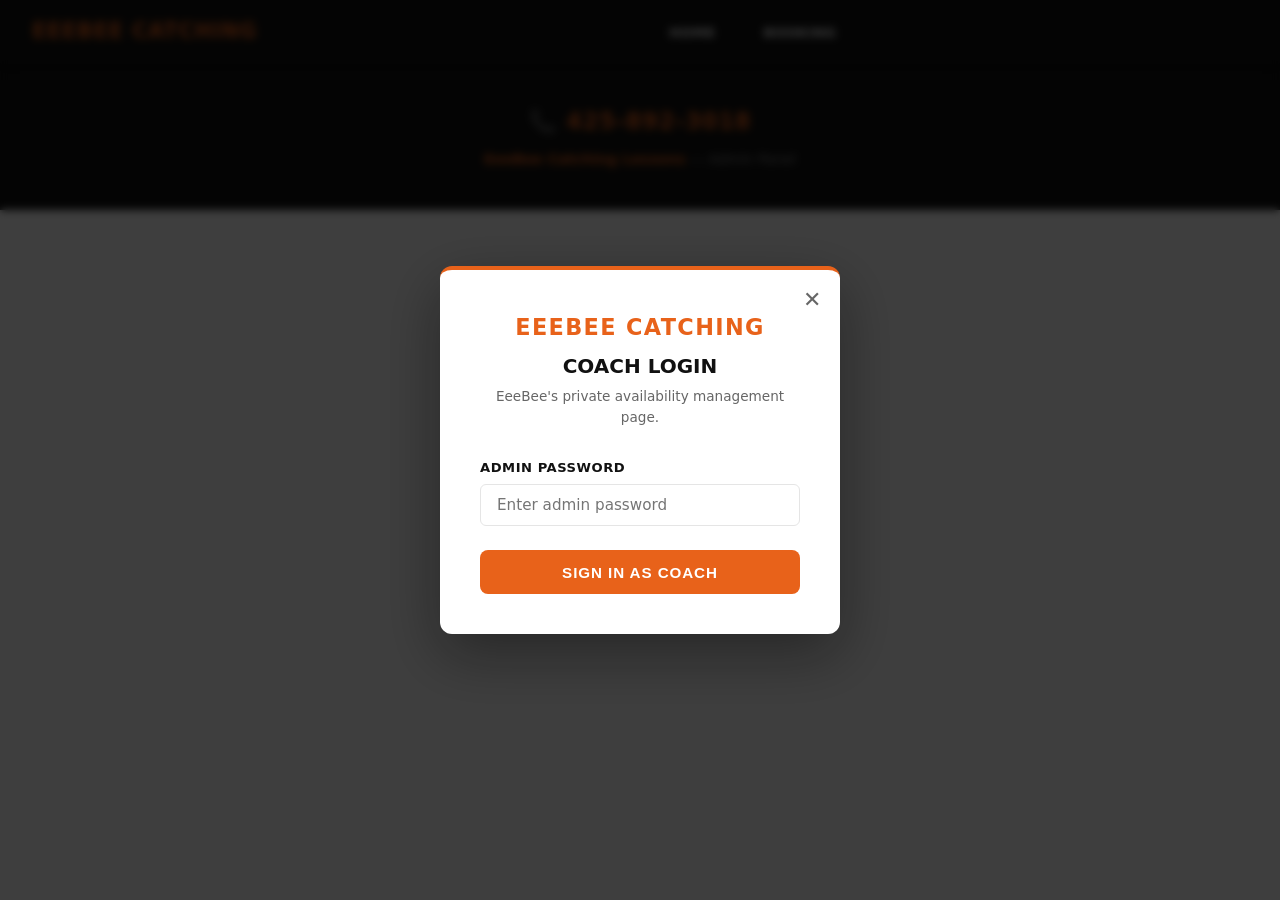
<file: admin.html>
<!DOCTYPE html>
<html lang="en">
<head>
  <meta charset="UTF-8" />
  <meta name="viewport" content="width=device-width, initial-scale=1.0" />
  <title>EeeBee — Set Availability</title>
  <link rel="stylesheet" href="style.css" />
</head>
<body>

<nav>
  <span class="nav-brand">EeeBee Catching</span>
  <div class="nav-links">
    <a href="index.html">Home</a>
    <a href="calendar.html">Booking</a>
  </div>
  <div id="nav-auth"></div>
</nav>

<!-- ADMIN LOGIN MODAL -->
<div class="modal-overlay" id="admin-login-modal">
  <div class="modal">
    <button class="modal-close" onclick="window.location.href='index.html'">✕</button>
    <div class="modal-logo">EeeBee Catching</div>
    <h2>Coach Login</h2>
    <p class="modal-sub">EeeBee's private availability management page.</p>
    <div class="form-group">
      <label for="admin-password">Admin Password</label>
      <input type="password" id="admin-password" placeholder="Enter admin password" onkeydown="if(event.key==='Enter')handleAdminLogin()" />
    </div>
    <div class="form-error" id="admin-login-error">Incorrect password. Try again.</div>
    <button class="btn btn-orange modal-btn" onclick="handleAdminLogin()">Sign In as Coach</button>
  </div>
</div>

<!-- ADMIN PAGE -->
<div id="admin-page" style="display:none">

  <div class="page-hero">
    <h1>Set Availability</h1>
    <p>Toggle which time slots are open for booking each day. Customers can only book slots you enable.</p>
    <div class="orange-line"></div>
  </div>

  <section class="section">
    <div class="section-inner">

      <div class="admin-layout">

        <!-- LEFT: Week days -->
        <div>
          <div class="week-nav">
            <button class="cal-nav-btn" onclick="changeWeek(-1)">&#8249;</button>
            <h2 id="week-label">Week of June 9</h2>
            <button class="cal-nav-btn" onclick="changeWeek(1)">&#8250;</button>
          </div>
          <p style="font-size:0.82rem;color:var(--gray);margin-bottom:1rem">Click a day to expand. Toggle slots on/off. Changes save instantly.</p>
          <div id="day-cards"></div>
        </div>

        <!-- RIGHT: Sidebar stats -->
        <div>
          <div class="admin-sidebar">
            <h3>This Week</h3>
            <div class="admin-stat"><span class="stat-label">Days with availability</span><span class="stat-val" id="stat-days">0</span></div>
            <div class="admin-stat"><span class="stat-label">Total open slots</span><span class="stat-val" id="stat-slots">0</span></div>
            <div class="admin-stat"><span class="stat-label">Slots already booked</span><span class="stat-val" id="stat-booked">0</span></div>
          </div>

          <div class="admin-sidebar" style="margin-top:1rem">
            <h3>Quick Actions</h3>
            <div style="display:flex;flex-direction:column;gap:0.5rem">
              <button class="btn btn-orange" style="font-size:0.82rem;padding:0.5rem 1rem" onclick="openAllWeek()">Open All Slots This Week</button>
              <button class="btn" style="background:var(--light-gray);color:var(--black);font-size:0.82rem;padding:0.5rem 1rem" onclick="clearAllWeek()">Clear All Slots This Week</button>
              <button class="btn" style="background:var(--light-gray);color:var(--black);font-size:0.82rem;padding:0.5rem 1rem" onclick="copyLastWeek()">Copy Last Week's Schedule</button>
            </div>
          </div>

          <div class="admin-sidebar" style="margin-top:1rem">
            <h3>All Upcoming Bookings</h3>
            <div id="admin-bookings-list">
              <p style="font-size:0.85rem;color:var(--gray)">No upcoming bookings.</p>
            </div>
          </div>

          <div style="margin-top:1rem;text-align:center">
            <button class="btn" style="background:var(--light-gray);color:var(--black);font-size:0.8rem;padding:0.4rem 1rem" onclick="adminLogout()">Sign Out of Admin</button>
          </div>
        </div>

      </div>
    </div>
  </section>

</div>

<footer>
  <div class="footer-contact">📞 425-892-3018</div>
  <p><strong>EeeBee Catching Lessons</strong> — Admin Panel</p>
</footer>

<script src="auth.js"></script>
<script src="notifications.js"></script>
<script src="admin.js"></script>
</body>
</html>
</file>
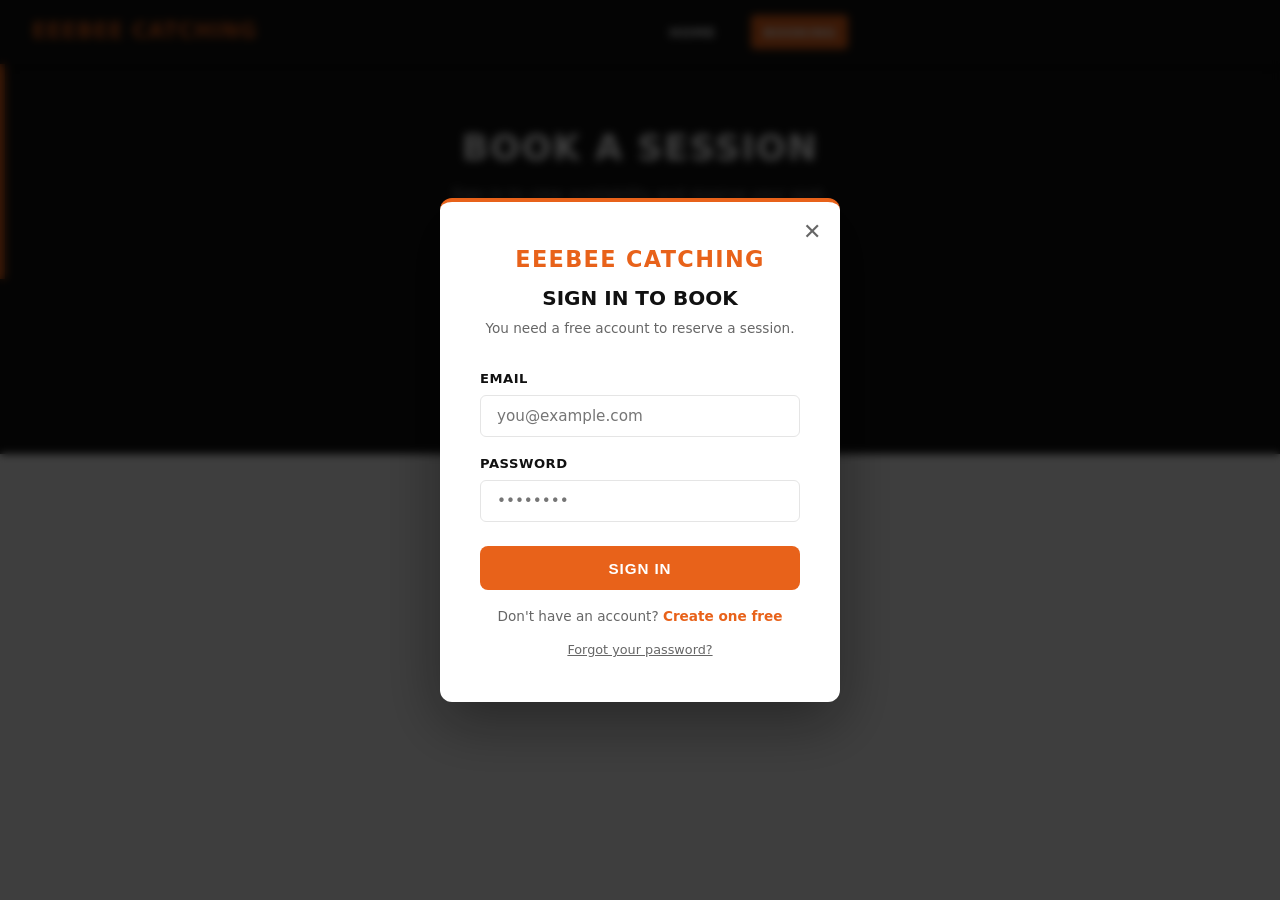
<file: calendar.html>
<!DOCTYPE html>
<html lang="en">
<head>
  <meta charset="UTF-8" />
  <meta name="viewport" content="width=device-width, initial-scale=1.0" />
  <title>EeeBee Catching Lessons — Booking</title>
  <link rel="stylesheet" href="style.css" />
</head>
<body>

<nav>
  <span class="nav-brand">EeeBee Catching</span>
  <div class="nav-links">
    <a href="index.html">Home</a>
    <a href="calendar.html" class="active">Booking</a>
  </div>
  <div id="nav-auth"></div>
</nav>

<!-- ===== HERO ===== -->
<div class="page-hero">
  <h1>Book a Session</h1>
  <p>Sign in to view availability and reserve your spot.</p>
  <div class="orange-line"></div>
</div>

<!-- ===== LOGIN MODAL (shown over the booking section when not logged in) ===== -->
<div class="modal-overlay" id="login-modal">
  <div class="modal">
    <button class="modal-close" onclick="closeLoginAndGoHome()">✕</button>
    <div class="modal-logo">EeeBee Catching</div>
    <h2 id="modal-title">Sign In to Book</h2>
    <p class="modal-sub" id="modal-sub">You need a free account to reserve a session.</p>

    <div id="form-login">
      <div class="form-group">
        <label for="login-email">Email</label>
        <input type="email" id="login-email" placeholder="you@example.com" />
      </div>
      <div class="form-group">
        <label for="login-password">Password</label>
        <input type="password" id="login-password" placeholder="••••••••" />
      </div>
      <div class="form-error" id="login-error">Incorrect email or password. Please try again.</div>
      <button class="btn btn-orange modal-btn" onclick="handleLogin()">Sign In</button>
      <div class="modal-toggle">Don't have an account? <a onclick="switchToRegister()">Create one free</a></div>
      <div style="text-align:center;margin-top:0.5rem">
        <a onclick="switchToForgot()" style="font-size:0.8rem;color:var(--gray);cursor:pointer;text-decoration:underline">Forgot your password?</a>
      </div>
    </div>

    <!-- Forgot password -->
    <div id="form-forgot" style="display:none">
      <div id="forgot-step-email">
        <p style="font-size:0.85rem;color:var(--gray);margin-bottom:1rem">Enter the email on your account and we'll let you set a new password.</p>
        <div class="form-group">
          <label for="forgot-email">Email Address</label>
          <input type="email" id="forgot-email" placeholder="you@example.com" onkeydown="if(event.key==='Enter')lookupForgotEmail()" />
        </div>
        <div class="form-error" id="forgot-email-error"></div>
        <button class="btn btn-orange modal-btn" onclick="lookupForgotEmail()">Continue</button>
      </div>
      <div id="forgot-step-reset" style="display:none">
        <p style="font-size:0.85rem;color:var(--gray);margin-bottom:1rem">Account found! Enter your new password below.</p>
        <div class="form-group">
          <label for="forgot-new-pw">New Password</label>
          <input type="password" id="forgot-new-pw" placeholder="At least 6 characters" />
        </div>
        <div class="form-group">
          <label for="forgot-confirm-pw">Confirm New Password</label>
          <input type="password" id="forgot-confirm-pw" placeholder="Re-enter new password" onkeydown="if(event.key==='Enter')doForgotReset()" />
        </div>
        <div class="form-error" id="forgot-reset-error"></div>
        <button class="btn btn-orange modal-btn" onclick="doForgotReset()">Set New Password</button>
      </div>
      <div class="modal-toggle" style="margin-top:0.75rem">Remember it? <a onclick="switchToLogin()">Back to sign in</a></div>
    </div>

    <div id="form-register" style="display:none">
      <div class="form-group">
        <label for="reg-name">Full Name</label>
        <input type="text" id="reg-name" placeholder="Jane Smith" />
      </div>
      <div class="form-group">
        <label for="reg-email">Email</label>
        <input type="email" id="reg-email" placeholder="you@example.com" />
      </div>
      <div class="form-group">
        <label for="reg-password">Password</label>
        <input type="password" id="reg-password" placeholder="At least 6 characters" />
      </div>

      <!-- Notification preference -->
      <div class="form-group">
        <label>Reminders &amp; Notifications</label>
        <div class="notif-options">
          <label class="notif-option">
            <input type="radio" name="notif-method" value="email" checked onchange="updateNotifFields()" /> Email
          </label>
          <label class="notif-option">
            <input type="radio" name="notif-method" value="text" onchange="updateNotifFields()" /> Text (SMS)
          </label>
          <label class="notif-option">
            <input type="radio" name="notif-method" value="both" onchange="updateNotifFields()" /> Both
          </label>
          <label class="notif-option">
            <input type="radio" name="notif-method" value="none" onchange="updateNotifFields()" /> None
          </label>
        </div>
      </div>

      <!-- Phone field — shown when text or both selected -->
      <div id="phone-fields" style="display:none">
        <div class="form-group">
          <label for="reg-phone">Mobile Phone Number</label>
          <input type="tel" id="reg-phone" placeholder="425-123-4567" />
        </div>
      </div>

      <div class="form-error" id="reg-error">Please fill all fields correctly.</div>
      <button class="btn btn-orange modal-btn" onclick="handleRegister()">Create Account</button>
      <div class="modal-toggle">Already have an account? <a onclick="switchToLogin()">Sign in</a></div>
    </div>
  </div>
</div>

<!-- ===== BOOKING CALENDAR (shown when logged in) ===== -->
<div id="calendar-page" style="display:none">
  <section class="section" style="padding-top:3rem">
    <div class="section-inner">
      <div class="calendar-layout">

        <!-- LEFT: Calendar -->
        <div>
          <div style="background:var(--white);border-radius:var(--radius);box-shadow:var(--shadow);padding:1.5rem;margin-bottom:1rem">
            <div class="cal-header">
              <button class="cal-nav-btn" onclick="changeMonth(-1)">&#8249;</button>
              <h2 id="cal-month-label">June 2026</h2>
              <button class="cal-nav-btn" onclick="changeMonth(1)">&#8250;</button>
            </div>
            <div class="cal-grid" id="cal-grid"></div>
          </div>
          <div style="display:flex;gap:1.25rem;font-size:0.8rem;color:var(--gray);flex-wrap:wrap">
            <span><span style="display:inline-block;width:10px;height:10px;border-radius:50%;background:var(--green);margin-right:4px;vertical-align:middle"></span>Open slots</span>
            <span><span style="display:inline-block;width:10px;height:10px;border-radius:50%;background:var(--orange);margin-right:4px;vertical-align:middle"></span>Fully booked</span>
            <span><span style="display:inline-block;width:10px;height:10px;border-radius:2px;border:2px solid var(--orange);margin-right:4px;vertical-align:middle"></span>Today</span>
            <span><span style="display:inline-block;width:10px;height:10px;border-radius:2px;background:#f0f0f0;border:1px solid #ddd;margin-right:4px;vertical-align:middle"></span>No availability set</span>
          </div>
        </div>

        <!-- RIGHT: Slots + Confirm -->
        <div>
          <div class="time-slots-panel">
            <h3 id="slots-header">Select a date to see available times</h3>
            <div class="time-slots" id="time-slots">
              <p style="font-size:0.85rem;color:var(--gray);text-align:center;padding:1rem 0">← Choose a date on the calendar</p>
            </div>
          </div>

          <div class="confirm-panel" id="confirm-panel" style="display:none">
            <h3>Confirm Your Booking</h3>
            <p class="confirm-detail"><strong>Date:</strong> <span id="confirm-date"></span></p>
            <p class="confirm-detail"><strong>Time:</strong> <span id="confirm-time"></span></p>
            <p class="confirm-detail"><strong>Duration:</strong> 60 minutes</p>
            <p class="confirm-detail"><strong>Location:</strong> 📍 <span id="confirm-location"></span></p>
            <p class="confirm-detail"><strong>Booked as:</strong> <span id="confirm-user"></span></p>
            <div id="confirm-players-wrap" style="display:none;margin-top:0.75rem">
              <p style="font-size:0.82rem;font-weight:700;color:var(--black);margin-bottom:0.4rem">Who's attending?</p>
              <div id="confirm-players-list" style="display:flex;flex-direction:column;gap:0.35rem"></div>
            </div>
            <p style="font-size:0.8rem;color:var(--gray);margin-top:0.75rem">
              Once confirmed this slot is locked. Questions? Call <strong>425-892-3018</strong>.
            </p>
            <div class="confirm-actions">
              <button class="btn btn-confirm" onclick="confirmBooking()">✓ Confirm Booking</button>
              <button class="btn btn-cancel-slot" onclick="cancelSelection()">Cancel</button>
            </div>
          </div>

          <div style="background:var(--white);border-radius:var(--radius);box-shadow:var(--shadow);padding:1.5rem;margin-top:1rem">
            <h3 style="font-size:0.9rem;font-weight:900;text-transform:uppercase;letter-spacing:0.06em;color:var(--black);margin-bottom:0.75rem">My Upcoming Bookings</h3>
            <div id="my-bookings">
              <p style="font-size:0.85rem;color:var(--gray)">No bookings yet.</p>
            </div>
          </div>
        </div>

      </div>
    </div>
  </section>
</div>

<footer>
  <div class="footer-contact">📞 425-892-3018</div>
  <p><strong>EeeBee Catching Lessons</strong></p>
  <p style="margin-top:0.4rem">© 2026 EeeBee Catching Lessons. All rights reserved.</p>
</footer>

<script src="auth.js"></script>
<script src="notifications.js"></script>
<script src="calendar.js"></script>
<script>
function closeLoginAndGoHome() {
  document.getElementById('login-modal').classList.add('hidden');
}
</script>
</body>
</html>
</file>
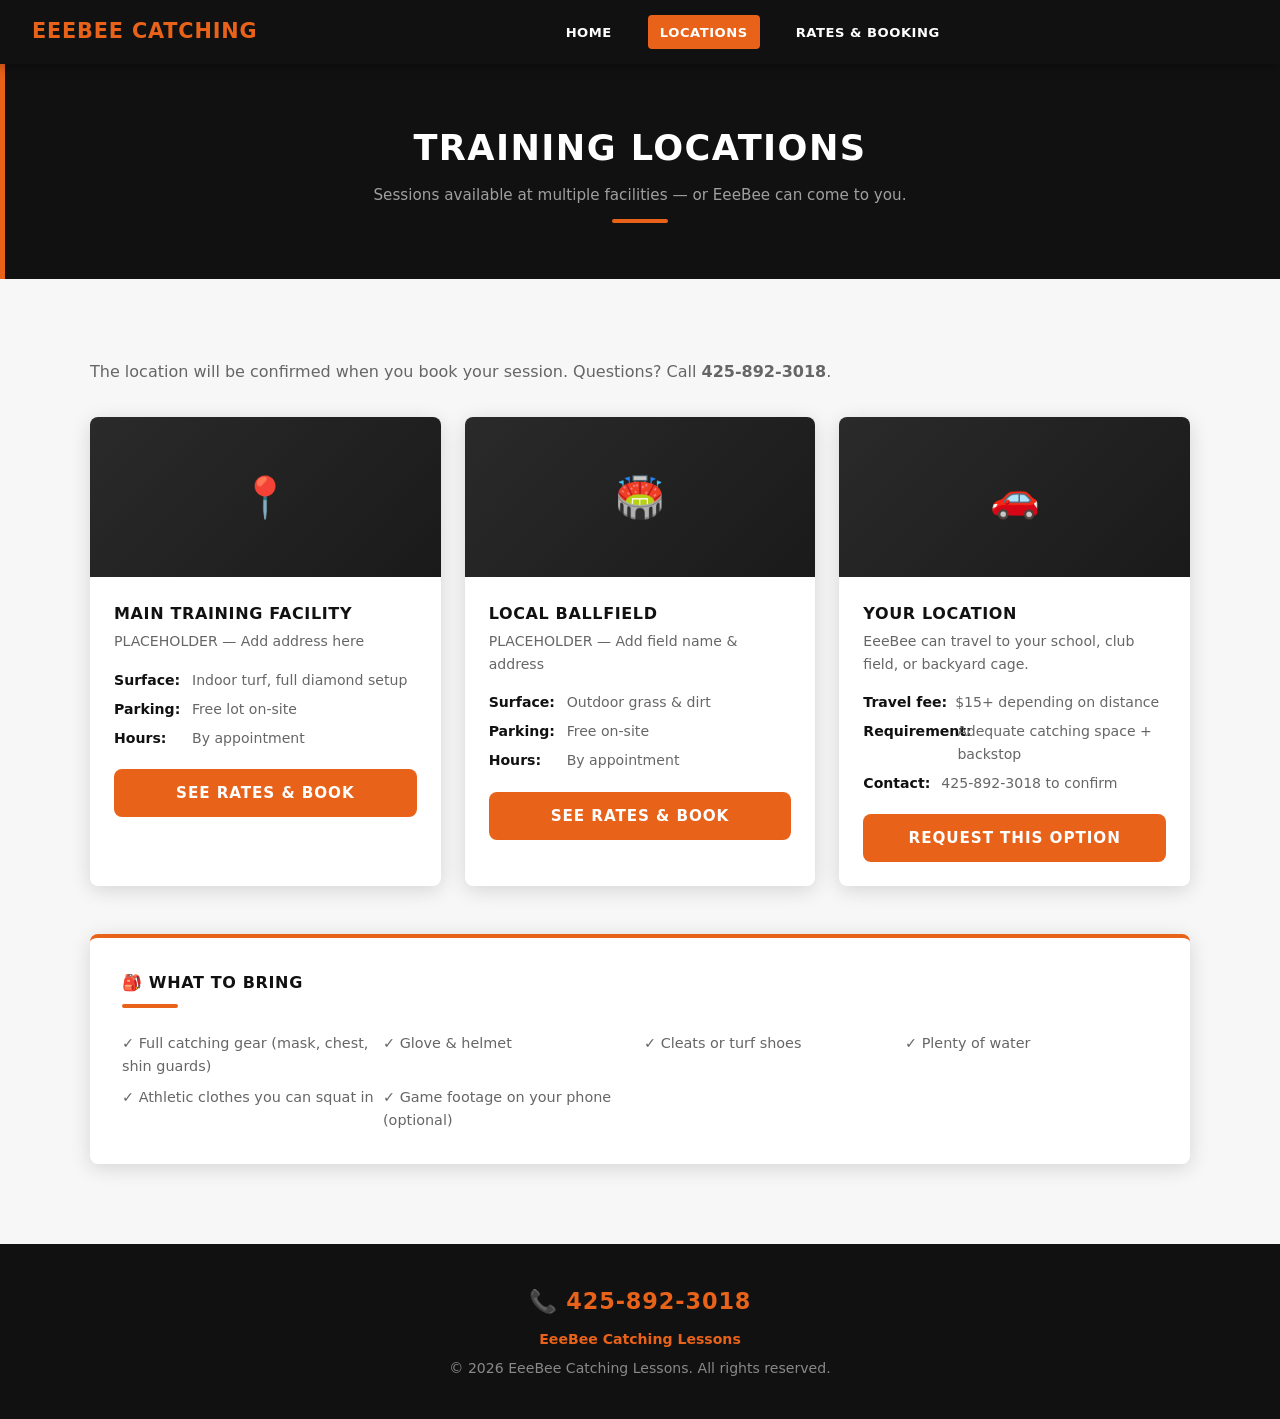
<file: location.html>
<!DOCTYPE html>
<html lang="en">
<head>
  <meta charset="UTF-8" />
  <meta name="viewport" content="width=device-width, initial-scale=1.0" />
  <title>EeeBee Catching Lessons — Locations</title>
  <link rel="stylesheet" href="style.css" />
</head>
<body>

<nav>
  <span class="nav-brand">EeeBee Catching</span>
  <div class="nav-links">
    <a href="index.html">Home</a>
    <a href="location.html" class="active">Locations</a>
    <a href="calendar.html">Rates &amp; Booking</a>
  </div>
  <div id="nav-auth"></div>
</nav>

<div class="page-hero">
  <h1>Training Locations</h1>
  <p>Sessions available at multiple facilities — or EeeBee can come to you.</p>
  <div class="orange-line"></div>
</div>

<section class="section">
  <div class="section-inner">
    <p class="section-subtitle">The location will be confirmed when you book your session. Questions? Call <strong>425-892-3018</strong>.</p>

    <div class="location-grid">
      <div class="location-card">
        <div class="location-map-placeholder">📍</div>
        <div class="location-body">
          <h3>Main Training Facility</h3>
          <div class="address">PLACEHOLDER — Add address here</div>
          <div class="location-details">
            <div class="location-detail"><span class="lbl">Surface:</span><span class="val">Indoor turf, full diamond setup</span></div>
            <div class="location-detail"><span class="lbl">Parking:</span><span class="val">Free lot on-site</span></div>
            <div class="location-detail"><span class="lbl">Hours:</span><span class="val">By appointment</span></div>
          </div>
          <a href="calendar.html" class="btn btn-orange" style="width:100%;text-align:center">See Rates &amp; Book</a>
        </div>
      </div>

      <div class="location-card">
        <div class="location-map-placeholder">🏟️</div>
        <div class="location-body">
          <h3>Local Ballfield</h3>
          <div class="address">PLACEHOLDER — Add field name &amp; address</div>
          <div class="location-details">
            <div class="location-detail"><span class="lbl">Surface:</span><span class="val">Outdoor grass &amp; dirt</span></div>
            <div class="location-detail"><span class="lbl">Parking:</span><span class="val">Free on-site</span></div>
            <div class="location-detail"><span class="lbl">Hours:</span><span class="val">By appointment</span></div>
          </div>
          <a href="calendar.html" class="btn btn-orange" style="width:100%;text-align:center">See Rates &amp; Book</a>
        </div>
      </div>

      <div class="location-card">
        <div class="location-map-placeholder">🚗</div>
        <div class="location-body">
          <h3>Your Location</h3>
          <div class="address">EeeBee can travel to your school, club field, or backyard cage.</div>
          <div class="location-details">
            <div class="location-detail"><span class="lbl">Travel fee:</span><span class="val">$15+ depending on distance</span></div>
            <div class="location-detail"><span class="lbl">Requirement:</span><span class="val">Adequate catching space + backstop</span></div>
            <div class="location-detail"><span class="lbl">Contact:</span><span class="val">425-892-3018 to confirm</span></div>
          </div>
          <a href="calendar.html" class="btn btn-orange" style="width:100%;text-align:center">Request This Option</a>
        </div>
      </div>
    </div>

    <div style="background:var(--white);border-radius:var(--radius);box-shadow:var(--shadow);padding:2rem;margin-top:3rem;border-top:4px solid var(--orange)">
      <h3 style="font-size:1rem;font-weight:900;color:var(--black);text-transform:uppercase;letter-spacing:0.04em;margin-bottom:0.5rem">🎒 What to Bring</h3>
      <div class="orange-line"></div>
      <ul style="list-style:none;display:grid;grid-template-columns:repeat(auto-fill,minmax(220px,1fr));gap:0.5rem;margin-top:0.5rem">
        <li style="font-size:0.9rem;color:var(--gray)">✓ Full catching gear (mask, chest, shin guards)</li>
        <li style="font-size:0.9rem;color:var(--gray)">✓ Glove &amp; helmet</li>
        <li style="font-size:0.9rem;color:var(--gray)">✓ Cleats or turf shoes</li>
        <li style="font-size:0.9rem;color:var(--gray)">✓ Plenty of water</li>
        <li style="font-size:0.9rem;color:var(--gray)">✓ Athletic clothes you can squat in</li>
        <li style="font-size:0.9rem;color:var(--gray)">✓ Game footage on your phone (optional)</li>
      </ul>
    </div>
  </div>
</section>

<footer>
  <div class="footer-contact">📞 425-892-3018</div>
  <p><strong>EeeBee Catching Lessons</strong></p>
  <p style="margin-top:0.4rem">© 2026 EeeBee Catching Lessons. All rights reserved.</p>
</footer>

<script src="auth.js"></script>
</body>
</html>
</file>
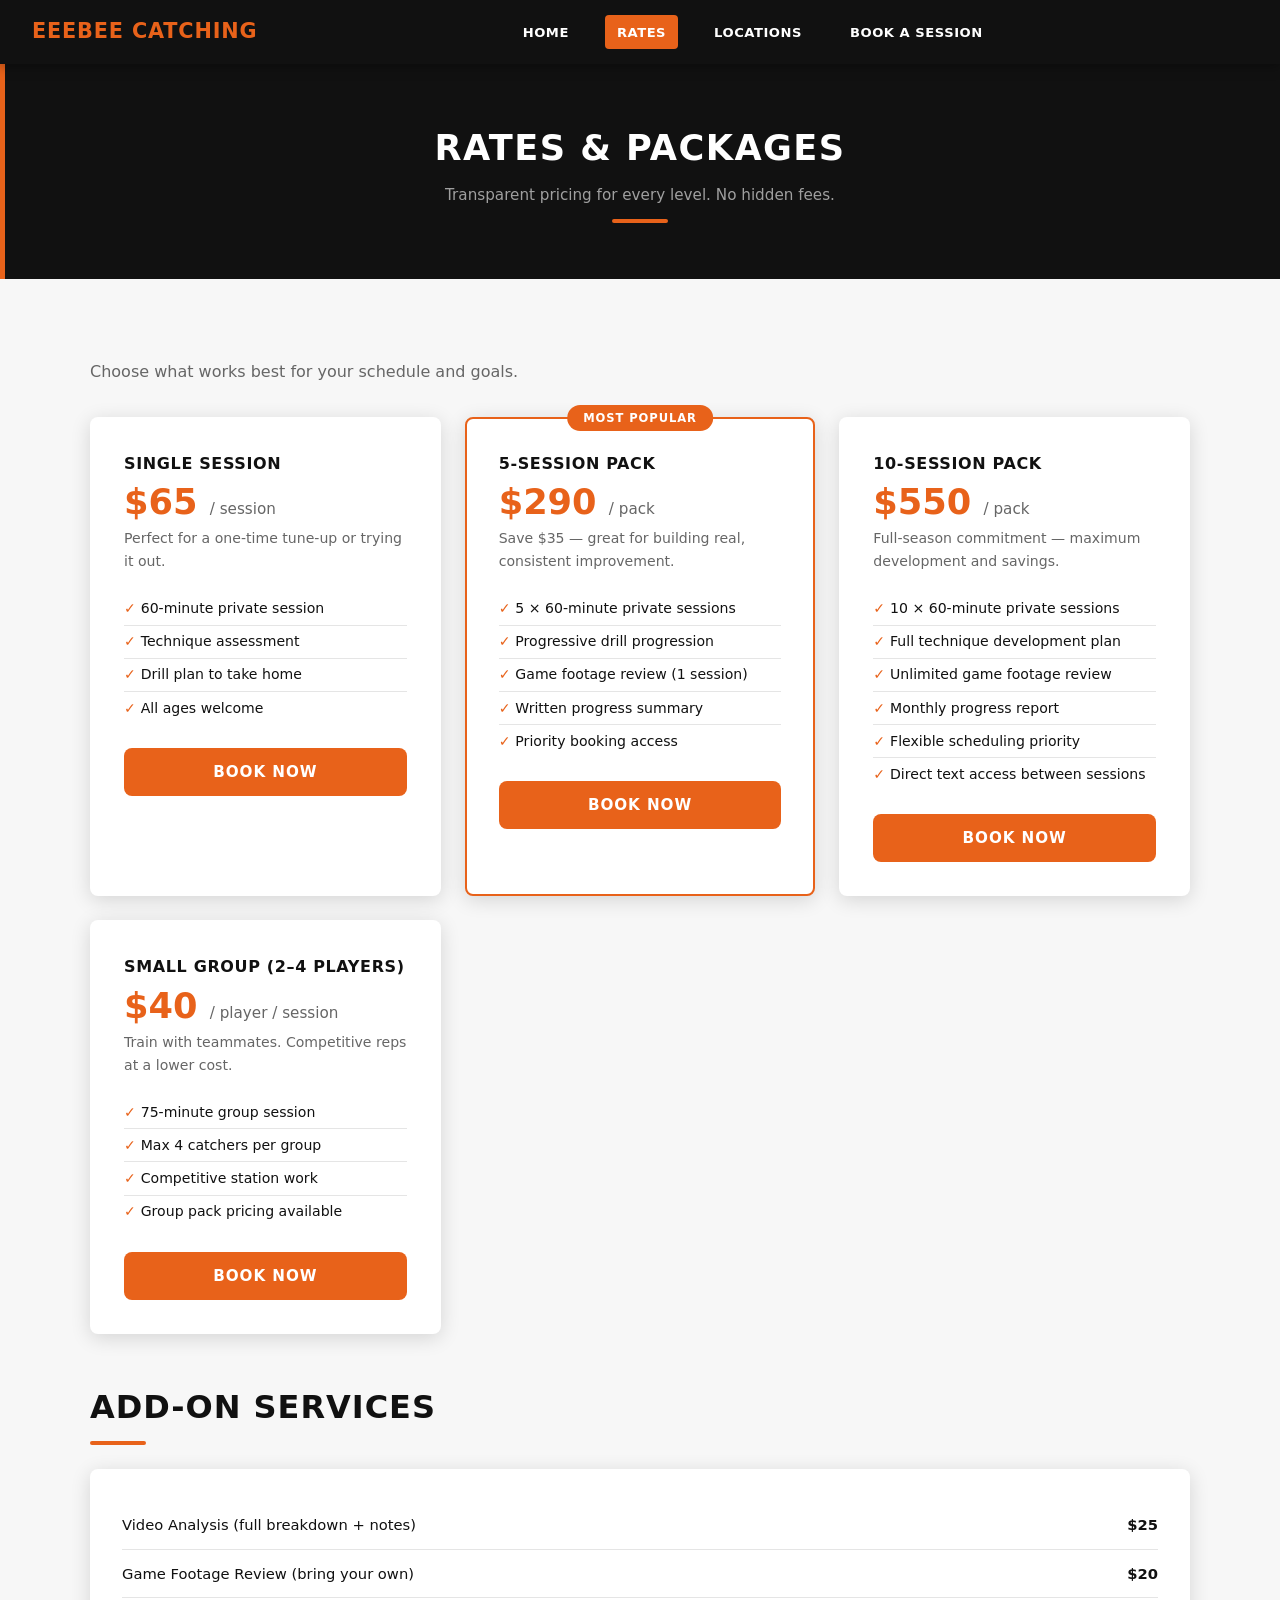
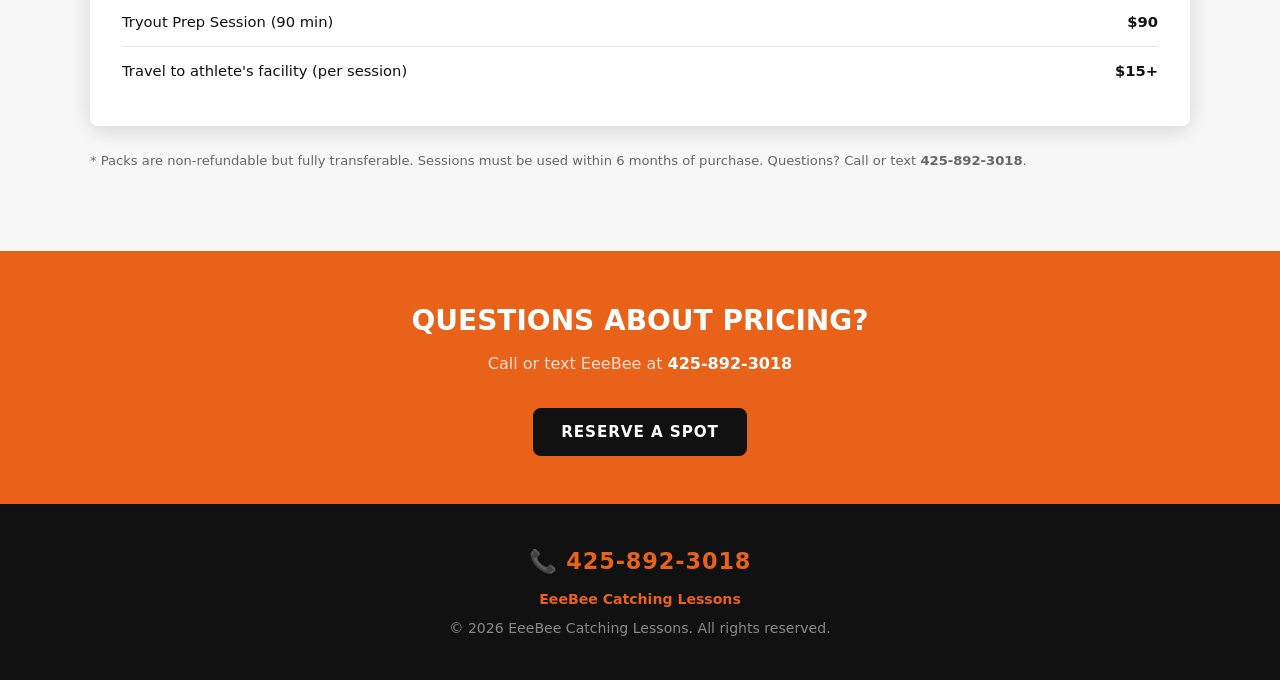
<file: rates.html>
<!DOCTYPE html>
<html lang="en">
<head>
  <meta charset="UTF-8" />
  <meta name="viewport" content="width=device-width, initial-scale=1.0" />
  <title>EeeBee Catching Lessons — Rates</title>
  <link rel="stylesheet" href="style.css" />
</head>
<body>

<nav>
  <span class="nav-brand">EeeBee Catching</span>
  <div class="nav-links">
    <a href="index.html">Home</a>
    <a href="rates.html" class="active">Rates</a>
    <a href="location.html">Locations</a>
    <a href="calendar.html">Book a Session</a>
  </div>
  <div id="nav-auth"></div>
</nav>

<div class="page-hero">
  <h1>Rates &amp; Packages</h1>
  <p>Transparent pricing for every level. No hidden fees.</p>
  <div class="orange-line"></div>
</div>

<section class="section">
  <div class="section-inner">
    <p class="section-subtitle">Choose what works best for your schedule and goals.</p>

    <div class="rates-grid" style="margin-bottom:3rem">
      <div class="rate-card">
        <div class="rate-title">Single Session</div>
        <div class="rate-price">$65 <span>/ session</span></div>
        <div class="rate-desc">Perfect for a one-time tune-up or trying it out.</div>
        <ul class="rate-features">
          <li>60-minute private session</li>
          <li>Technique assessment</li>
          <li>Drill plan to take home</li>
          <li>All ages welcome</li>
        </ul>
        <a href="calendar.html" class="btn btn-orange" style="width:100%;text-align:center">Book Now</a>
      </div>

      <div class="rate-card featured">
        <div class="rate-badge">Most Popular</div>
        <div class="rate-title">5-Session Pack</div>
        <div class="rate-price">$290 <span>/ pack</span></div>
        <div class="rate-desc">Save $35 — great for building real, consistent improvement.</div>
        <ul class="rate-features">
          <li>5 × 60-minute private sessions</li>
          <li>Progressive drill progression</li>
          <li>Game footage review (1 session)</li>
          <li>Written progress summary</li>
          <li>Priority booking access</li>
        </ul>
        <a href="calendar.html" class="btn btn-orange" style="width:100%;text-align:center">Book Now</a>
      </div>

      <div class="rate-card">
        <div class="rate-title">10-Session Pack</div>
        <div class="rate-price">$550 <span>/ pack</span></div>
        <div class="rate-desc">Full-season commitment — maximum development and savings.</div>
        <ul class="rate-features">
          <li>10 × 60-minute private sessions</li>
          <li>Full technique development plan</li>
          <li>Unlimited game footage review</li>
          <li>Monthly progress report</li>
          <li>Flexible scheduling priority</li>
          <li>Direct text access between sessions</li>
        </ul>
        <a href="calendar.html" class="btn btn-orange" style="width:100%;text-align:center">Book Now</a>
      </div>

      <div class="rate-card">
        <div class="rate-title">Small Group (2–4 players)</div>
        <div class="rate-price">$40 <span>/ player / session</span></div>
        <div class="rate-desc">Train with teammates. Competitive reps at a lower cost.</div>
        <ul class="rate-features">
          <li>75-minute group session</li>
          <li>Max 4 catchers per group</li>
          <li>Competitive station work</li>
          <li>Group pack pricing available</li>
        </ul>
        <a href="calendar.html" class="btn btn-orange" style="width:100%;text-align:center">Book Now</a>
      </div>
    </div>

    <h2 class="section-title" style="margin-bottom:0.5rem">Add-On Services</h2>
    <div class="orange-line"></div>
    <div class="add-ons">
      <div class="add-on-row">
        <span>Video Analysis (full breakdown + notes)</span>
        <span class="add-on-price">$25</span>
      </div>
      <div class="add-on-row">
        <span>Game Footage Review (bring your own)</span>
        <span class="add-on-price">$20</span>
      </div>
      <div class="add-on-row">
        <span>Tryout Prep Session (90 min)</span>
        <span class="add-on-price">$90</span>
      </div>
      <div class="add-on-row">
        <span>Travel to athlete's facility (per session)</span>
        <span class="add-on-price">$15+</span>
      </div>
    </div>

    <p style="font-size:0.82rem;color:var(--gray);margin-top:1.5rem">* Packs are non-refundable but fully transferable. Sessions must be used within 6 months of purchase. Questions? Call or text <strong>425-892-3018</strong>.</p>
  </div>
</section>

<div class="cta-strip">
  <h2>Questions About Pricing?</h2>
  <p>Call or text EeeBee at <strong style="color:var(--white)">425-892-3018</strong></p>
  <a href="calendar.html" class="btn btn-black" style="margin-top:0.5rem">Reserve a Spot</a>
</div>

<footer>
  <div class="footer-contact">📞 425-892-3018</div>
  <p><strong>EeeBee Catching Lessons</strong></p>
  <p style="margin-top:0.4rem">© 2026 EeeBee Catching Lessons. All rights reserved.</p>
</footer>

<script src="auth.js"></script>
</body>
</html>
</file>
<file: style.css>
/* ===== RESET & BASE ===== */
*, *::before, *::after { box-sizing: border-box; margin: 0; padding: 0; }

:root {
  --orange:      #E8621A;
  --orange-dark: #C04E10;
  --orange-light:#FF8040;
  --black:       #111111;
  --dark:        #1e1e1e;
  --white:       #ffffff;
  --off-white:   #f7f7f7;
  --gray:        #666666;
  --light-gray:  #e5e5e5;
  --green:       #16a34a;
  --red:         #dc2626;
  --radius:      8px;
  --shadow:      0 4px 20px rgba(0,0,0,0.14);
  --transition:  0.2s ease;
  --font:        'Segoe UI', system-ui, sans-serif;
}

html { scroll-behavior: smooth; }
body { font-family: var(--font); background: var(--off-white); color: var(--black); line-height: 1.6; }
img  { max-width: 100%; display: block; }
a    { color: inherit; text-decoration: none; }

/* ===== NAV ===== */
nav {
  position: sticky; top: 0; z-index: 100;
  background: var(--black);
  display: flex; align-items: center; justify-content: space-between;
  padding: 0 2rem; height: 64px;
  box-shadow: 0 2px 12px rgba(0,0,0,0.4);
}
.nav-brand {
  font-size: 1.3rem; font-weight: 900; color: var(--orange);
  letter-spacing: 0.04em; text-transform: uppercase;
}
.nav-links { display: flex; gap: 1.5rem; }
.nav-links a {
  color: var(--white); font-weight: 600; font-size: 0.95rem;
  padding: 0.4rem 0.75rem; border-radius: 4px;
  transition: background var(--transition), color var(--transition);
  text-transform: uppercase; letter-spacing: 0.04em; font-size: 0.82rem;
}
.nav-links a:hover, .nav-links a.active {
  background: var(--orange); color: var(--white);
}

/* ===== BUTTONS ===== */
.btn {
  display: inline-block; padding: 0.75rem 1.75rem;
  border-radius: var(--radius); font-weight: 800; font-size: 0.95rem;
  cursor: pointer; border: none;
  transition: transform var(--transition), box-shadow var(--transition), background var(--transition);
  text-transform: uppercase; letter-spacing: 0.06em;
}
.btn:hover { transform: translateY(-2px); box-shadow: 0 6px 20px rgba(0,0,0,0.2); }
.btn-orange { background: var(--orange); color: var(--white); }
.btn-orange:hover { background: var(--orange-light); }
.btn-black  { background: var(--black); color: var(--white); }
.btn-black:hover { background: #333; }
.btn-outline {
  background: transparent; color: var(--white);
  border: 2px solid var(--white);
}
.btn-outline:hover { background: var(--white); color: var(--black); }

/* ===== SECTION ===== */
.section { padding: 5rem 2rem; }
.section-inner { max-width: 1100px; margin: 0 auto; }
.section-title {
  font-size: 2rem; font-weight: 900; color: var(--black);
  text-transform: uppercase; letter-spacing: 0.03em; margin-bottom: 0.25rem;
}
.section-subtitle { color: var(--gray); font-size: 1rem; margin-bottom: 2rem; }
.orange-line {
  width: 56px; height: 4px; background: var(--orange);
  border-radius: 2px; margin: 0.5rem 0 1.5rem;
}

/* ===== HERO ===== */
.hero {
  position: relative; min-height: 92vh;
  display: flex; align-items: center; justify-content: center;
  overflow: hidden; background: var(--black);
}
.hero-bg {
  position: absolute; inset: 0;
  background: url('images/hero-placeholder.jpg') center/cover no-repeat;
  filter: brightness(0.32);
}
/* Diagonal accent */
.hero::after {
  content: ''; position: absolute; bottom: 0; right: 0;
  width: 40%; height: 100%;
  background: linear-gradient(135deg, transparent 0%, rgba(232,98,26,0.18) 100%);
  pointer-events: none;
}
.hero-content { position: relative; z-index: 2; max-width: 800px; padding: 2rem; text-align: left; }
.hero-eyebrow {
  display: inline-block; background: var(--orange); color: var(--white);
  font-size: 0.78rem; font-weight: 800; letter-spacing: 0.18em;
  text-transform: uppercase; padding: 0.3rem 1rem; border-radius: 2px;
  margin-bottom: 1.25rem;
}
.hero h1 {
  font-size: clamp(3rem, 8vw, 6rem); font-weight: 900;
  color: var(--white); line-height: 0.95; margin-bottom: 1.25rem;
  text-transform: uppercase; letter-spacing: -0.01em;
}
.hero h1 span { color: var(--orange); display: block; }
.hero-sub { font-size: 1.2rem; color: rgba(255,255,255,0.8); margin-bottom: 0.5rem; font-weight: 700; }
.hero-desc { font-size: 1rem; color: rgba(255,255,255,0.65); margin-bottom: 2rem; max-width: 520px; }
.hero-cta { display: flex; gap: 1rem; flex-wrap: wrap; }
.hero-contact {
  margin-top: 2.5rem; font-size: 1.5rem; font-weight: 900;
  color: var(--orange); letter-spacing: 0.04em;
}

/* ===== DIAGONAL SECTION DIVIDER ===== */
.section-dark { background: var(--black); }
.section-dark .section-title { color: var(--white); }
.section-dark .section-subtitle { color: rgba(255,255,255,0.55); }

/* ===== ABOUT / PHILOSOPHY ===== */
.about-grid {
  display: grid; grid-template-columns: 1fr 1fr; gap: 3rem; align-items: center;
}
.about-image {
  border-radius: var(--radius); overflow: hidden;
  box-shadow: var(--shadow); aspect-ratio: 4/3;
  background: var(--light-gray); position: relative;
}
.about-image::before {
  content: ''; position: absolute; top: 0; left: 0;
  width: 6px; height: 100%; background: var(--orange); z-index: 1;
}
.about-image img { width: 100%; height: 100%; object-fit: cover; }
.placeholder-img {
  width: 100%; height: 100%; display: flex; flex-direction: column;
  align-items: center; justify-content: center;
  background: linear-gradient(135deg, #2a2a2a, #1a1a1a);
  color: rgba(255,255,255,0.5); font-size: 0.88rem; font-weight: 600; gap: 0.5rem;
  min-height: 280px;
}
.placeholder-img .icon { font-size: 3rem; opacity: 0.4; }
.about-text blockquote {
  font-size: 1.2rem; font-style: italic; color: var(--black);
  border-left: 4px solid var(--orange); padding-left: 1.25rem;
  margin: 1.5rem 0; line-height: 1.5;
}
.about-text p { color: var(--gray); margin-bottom: 0.9rem; font-size: 0.98rem; }

/* ===== WHAT TO EXPECT PILLARS ===== */
.pillars-grid { display: grid; grid-template-columns: repeat(3, 1fr); gap: 1.25rem; }
.pillar-card {
  background: rgba(255,255,255,0.05); border: 1px solid rgba(232,98,26,0.35);
  border-radius: var(--radius); padding: 1.75rem; text-align: center;
  transition: background var(--transition), transform var(--transition);
}
.pillar-card:hover { background: rgba(232,98,26,0.12); transform: translateY(-4px); }
.pillar-icon { font-size: 2.2rem; margin-bottom: 0.75rem; }
.pillar-card h3 { font-size: 1rem; font-weight: 800; color: var(--orange); margin-bottom: 0.4rem; text-transform: uppercase; letter-spacing: 0.04em; }
.pillar-card p { font-size: 0.88rem; color: rgba(255,255,255,0.7); }

/* ===== CREDENTIALS ===== */
.cred-grid { display: grid; grid-template-columns: repeat(auto-fill, minmax(240px, 1fr)); gap: 1.25rem; }
.cred-card {
  background: var(--white); border-radius: var(--radius);
  box-shadow: var(--shadow); padding: 1.5rem;
  border-top: 4px solid var(--orange);
  transition: transform var(--transition);
}
.cred-card:hover { transform: translateY(-3px); }
.cred-card .cred-icon { font-size: 2rem; margin-bottom: 0.75rem; }
.cred-card h4 { font-size: 0.95rem; font-weight: 800; color: var(--black); text-transform: uppercase; letter-spacing: 0.03em; margin-bottom: 0.3rem; }
.cred-card p { font-size: 0.88rem; color: var(--gray); }

/* ===== PHOTO STRIP ===== */
.photo-strip {
  display: grid; grid-template-columns: repeat(3, 1fr); gap: 6px;
}
.photo-strip-item {
  aspect-ratio: 4/3; background: #2a2a2a; border-radius: 4px; overflow: hidden;
  display: flex; align-items: center; justify-content: center;
  font-size: 2rem; color: rgba(255,255,255,0.2);
}
.photo-strip-item img { width: 100%; height: 100%; object-fit: cover; }

/* ===== RATES PAGE ===== */
.rates-grid { display: grid; grid-template-columns: repeat(auto-fill, minmax(270px, 1fr)); gap: 1.5rem; }
.rate-card {
  background: var(--white); border-radius: var(--radius);
  box-shadow: var(--shadow); padding: 2rem; border: 2px solid transparent;
  transition: border-color var(--transition), transform var(--transition);
  position: relative;
}
.rate-card.featured { border-color: var(--orange); }
.rate-card:hover { transform: translateY(-4px); }
.rate-badge {
  position: absolute; top: -14px; left: 50%; transform: translateX(-50%);
  background: var(--orange); color: var(--white); font-size: 0.72rem;
  font-weight: 800; padding: 0.25rem 1rem; border-radius: 20px;
  white-space: nowrap; letter-spacing: 0.08em; text-transform: uppercase;
}
.rate-title { font-size: 1rem; font-weight: 900; color: var(--black); text-transform: uppercase; letter-spacing: 0.04em; margin-bottom: 0.25rem; }
.rate-price { font-size: 2.2rem; font-weight: 900; color: var(--orange); line-height: 1; margin: 0.5rem 0; }
.rate-price span { font-size: 0.95rem; font-weight: 500; color: var(--gray); }
.rate-desc { font-size: 0.88rem; color: var(--gray); margin-bottom: 1.25rem; }
.rate-features { list-style: none; margin-bottom: 1.5rem; }
.rate-features li { font-size: 0.88rem; padding: 0.3rem 0; color: var(--black); border-bottom: 1px solid var(--light-gray); }
.rate-features li:last-child { border-bottom: none; }
.rate-features li::before { content: "✓ "; color: var(--orange); font-weight: 800; }
.add-ons { background: var(--white); border-radius: var(--radius); box-shadow: var(--shadow); padding: 2rem; }
.add-ons h3 { font-size: 1.1rem; font-weight: 900; text-transform: uppercase; letter-spacing: 0.04em; color: var(--black); margin-bottom: 1rem; }
.add-on-row {
  display: flex; justify-content: space-between; align-items: center;
  padding: 0.75rem 0; border-bottom: 1px solid var(--light-gray);
}
.add-on-row:last-child { border-bottom: none; }
.add-on-row span { font-size: 0.92rem; color: var(--black); }
.add-on-price { font-weight: 800; color: var(--orange); }

/* ===== LOCATION PAGE ===== */
.location-grid { display: grid; grid-template-columns: repeat(auto-fill, minmax(300px, 1fr)); gap: 1.5rem; }
.location-card {
  background: var(--white); border-radius: var(--radius); box-shadow: var(--shadow);
  overflow: hidden; transition: transform var(--transition);
}
.location-card:hover { transform: translateY(-4px); }
.location-map-placeholder {
  height: 160px; background: linear-gradient(135deg, #2a2a2a, #1a1a1a);
  display: flex; align-items: center; justify-content: center; font-size: 2.5rem;
}
.location-body { padding: 1.5rem; }
.location-body h3 { font-size: 1rem; font-weight: 900; color: var(--black); text-transform: uppercase; letter-spacing: 0.04em; margin-bottom: 0.25rem; }
.location-body .address { font-size: 0.88rem; color: var(--gray); margin-bottom: 1rem; }
.location-details { display: flex; flex-direction: column; gap: 0.4rem; margin-bottom: 1.25rem; }
.location-detail { display: flex; gap: 0.5rem; font-size: 0.88rem; }
.location-detail .lbl { font-weight: 700; color: var(--black); min-width: 70px; }
.location-detail .val { color: var(--gray); }

/* ===== CALENDAR PAGE ===== */
.calendar-layout {
  display: grid; grid-template-columns: 1fr 340px; gap: 2rem; align-items: start;
}
.cal-header {
  display: flex; align-items: center; justify-content: space-between; margin-bottom: 1.5rem;
}
.cal-header h2 { font-size: 1.25rem; font-weight: 900; text-transform: uppercase; letter-spacing: 0.04em; }
.cal-nav-btn {
  background: var(--black); color: var(--white); border: none;
  width: 36px; height: 36px; border-radius: 50%; cursor: pointer;
  font-size: 1.1rem; transition: background var(--transition);
}
.cal-nav-btn:hover { background: var(--orange); }
.cal-grid { display: grid; grid-template-columns: repeat(7, 1fr); gap: 4px; }
.cal-day-label {
  text-align: center; font-size: 0.7rem; font-weight: 800;
  color: var(--gray); padding: 0.4rem 0; text-transform: uppercase; letter-spacing: 0.06em;
}
.cal-cell {
  aspect-ratio: 1; border-radius: 6px; display: flex; flex-direction: column;
  align-items: center; justify-content: center; cursor: pointer;
  font-size: 0.88rem; font-weight: 700; background: var(--white);
  border: 1.5px solid var(--light-gray); gap: 2px;
  transition: background var(--transition), border-color var(--transition);
}
.cal-cell:hover:not(.empty):not(.past):not(.no-availability) { background: #f0e8e0; border-color: var(--orange); }
.cal-cell.selected { background: var(--orange); color: var(--white); border-color: var(--orange); }
.cal-cell.past { opacity: 0.3; cursor: default; }
.cal-cell.empty { background: transparent; border-color: transparent; cursor: default; }
.cal-cell.today { border-color: var(--orange); }
.cal-cell.no-availability { background: #f7f7f7; color: #ccc; cursor: default; }
.cal-cell .dot-row { display: flex; gap: 2px; }
.cal-dot { width: 5px; height: 5px; border-radius: 50%; }
.cal-dot.available { background: var(--green); }
.cal-dot.booked   { background: var(--orange); }

/* Time slots */
.time-slots-panel {
  background: var(--white); border-radius: var(--radius); box-shadow: var(--shadow); padding: 1.5rem;
}
.time-slots-panel h3 { font-size: 0.9rem; font-weight: 900; text-transform: uppercase; letter-spacing: 0.06em; color: var(--black); margin-bottom: 1rem; }
.time-slots { display: flex; flex-direction: column; gap: 0.5rem; }
.slot {
  display: flex; align-items: center; justify-content: space-between;
  padding: 0.65rem 1rem; border-radius: 6px; border: 1.5px solid var(--light-gray);
  font-size: 0.88rem; font-weight: 700; cursor: pointer;
  transition: background var(--transition), border-color var(--transition);
}
.slot.available:hover { background: #fff3ed; border-color: var(--orange); }
.slot.booked { background: #fafafa; border-color: #e5e5e5; cursor: default; color: #aaa; }
.slot.selected-slot { background: var(--orange); color: var(--white); border-color: var(--orange); }
.slot-badge {
  font-size: 0.7rem; font-weight: 800; padding: 0.2rem 0.6rem;
  border-radius: 10px; text-transform: uppercase; letter-spacing: 0.06em;
}
.slot.available .slot-badge { background: #dcfce7; color: var(--green); }
.slot.booked .slot-badge { background: #f5f5f5; color: #aaa; }
.slot.selected-slot .slot-badge { background: rgba(0,0,0,0.2); color: var(--white); }

/* Confirm panel */
.confirm-panel {
  background: var(--white); border-radius: var(--radius); box-shadow: var(--shadow);
  padding: 1.5rem; margin-top: 1rem; border-top: 3px solid var(--orange);
}
.confirm-panel h3 { font-size: 0.9rem; font-weight: 900; text-transform: uppercase; letter-spacing: 0.06em; color: var(--black); margin-bottom: 0.75rem; }
.confirm-detail { font-size: 0.88rem; color: var(--gray); margin-bottom: 0.35rem; }
.confirm-detail strong { color: var(--black); }
.confirm-actions { display: flex; gap: 0.75rem; margin-top: 1.25rem; }
.btn-confirm { background: var(--orange); color: var(--white); font-size: 0.85rem; padding: 0.6rem 1.25rem; }
.btn-cancel-slot { background: var(--light-gray); color: var(--black); font-size: 0.85rem; padding: 0.6rem 1.25rem; }

/* ===== LOGIN MODAL ===== */
.modal-overlay {
  position: fixed; inset: 0; z-index: 200;
  background: rgba(0,0,0,0.75); backdrop-filter: blur(4px);
  display: flex; align-items: center; justify-content: center; padding: 1rem;
}
.modal-overlay.hidden { display: none; }
.modal {
  background: var(--white); border-radius: 12px; padding: 2.5rem;
  width: 100%; max-width: 400px; box-shadow: 0 20px 60px rgba(0,0,0,0.4);
  position: relative; border-top: 4px solid var(--orange);
}
.modal-logo { font-size: 1.4rem; font-weight: 900; color: var(--orange); text-align: center; margin-bottom: 0.25rem; text-transform: uppercase; letter-spacing: 0.06em; }
.modal h2 { font-size: 1.25rem; font-weight: 900; color: var(--black); text-align: center; margin-bottom: 0.25rem; text-transform: uppercase; }
.modal .modal-sub { text-align: center; font-size: 0.85rem; color: var(--gray); margin-bottom: 1.75rem; }
.form-group { margin-bottom: 1rem; }
.form-group label { display: block; font-size: 0.82rem; font-weight: 800; color: var(--black); margin-bottom: 0.35rem; text-transform: uppercase; letter-spacing: 0.04em; }
.form-group input {
  width: 100%; padding: 0.7rem 1rem; border-radius: 6px;
  border: 1.5px solid var(--light-gray); font-size: 0.95rem; font-family: var(--font);
  transition: border-color var(--transition);
}
.form-group input:focus { outline: none; border-color: var(--orange); }
.form-error { font-size: 0.82rem; color: var(--red); margin-top: 0.3rem; display: none; }
.form-error.show { display: block; }
.modal-btn { width: 100%; margin-top: 0.5rem; padding: 0.85rem; font-size: 0.95rem; }
.modal-toggle { text-align: center; font-size: 0.85rem; color: var(--gray); margin-top: 1rem; }
.modal-toggle a { color: var(--orange); font-weight: 700; cursor: pointer; }
.modal-close {
  position: absolute; top: 1rem; right: 1.2rem;
  background: none; border: none; font-size: 1.4rem; cursor: pointer; color: var(--gray);
}

/* ===== USER BAR ===== */
.user-bar { display: flex; align-items: center; gap: 0.75rem; }
.user-avatar {
  width: 32px; height: 32px; border-radius: 50%;
  background: var(--orange); display: flex; align-items: center; justify-content: center;
  font-size: 0.75rem; font-weight: 900; color: var(--white);
}
.user-name { color: var(--white); font-size: 0.85rem; font-weight: 700; }
.logout-btn {
  background: none; border: 1px solid rgba(255,255,255,0.3);
  color: rgba(255,255,255,0.65); font-size: 0.75rem; padding: 0.25rem 0.6rem;
  border-radius: 4px; cursor: pointer; transition: all var(--transition);
}
.logout-btn:hover { background: rgba(255,255,255,0.1); color: var(--white); }
.admin-link-btn {
  background: var(--orange); color: var(--white); font-size: 0.72rem;
  font-weight: 800; padding: 0.25rem 0.7rem; border-radius: 4px;
  text-transform: uppercase; letter-spacing: 0.06em;
}

/* ===== PAGE HERO (sub-pages) ===== */
.page-hero {
  background: var(--black); padding: 3.5rem 2rem; text-align: center;
  position: relative; overflow: hidden;
}
.page-hero::before {
  content: ''; position: absolute; left: 0; top: 0; bottom: 0;
  width: 5px; background: var(--orange);
}
.page-hero h1 { font-size: 2.2rem; font-weight: 900; color: var(--white); text-transform: uppercase; letter-spacing: 0.04em; margin-bottom: 0.4rem; }
.page-hero p { color: rgba(255,255,255,0.6); font-size: 0.95rem; }
.page-hero .orange-line { margin: 0.75rem auto 0; }

/* ===== ADMIN PAGE ===== */
.admin-layout { display: grid; grid-template-columns: 260px 1fr; gap: 2rem; align-items: start; }
.week-nav { display: flex; align-items: center; justify-content: space-between; margin-bottom: 1.5rem; }
.week-nav h2 { font-size: 1.1rem; font-weight: 900; text-transform: uppercase; }
.day-availability-card {
  background: var(--white); border-radius: var(--radius); box-shadow: var(--shadow);
  margin-bottom: 1rem; overflow: hidden;
}
.day-av-header {
  display: flex; align-items: center; justify-content: space-between;
  padding: 1rem 1.25rem; background: var(--black); cursor: pointer;
}
.day-av-header h3 { font-size: 0.9rem; font-weight: 900; color: var(--white); text-transform: uppercase; letter-spacing: 0.06em; }
.day-av-header .day-status { font-size: 0.75rem; font-weight: 700; padding: 0.2rem 0.6rem; border-radius: 10px; }
.day-status.has-slots { background: #dcfce7; color: var(--green); }
.day-status.no-slots  { background: #f5f5f5; color: #aaa; }
.day-av-body { padding: 1.25rem; display: none; }
.day-av-body.open { display: block; }
.slots-toggle-grid { display: grid; grid-template-columns: repeat(3, 1fr); gap: 0.5rem; }
/* Slot row — wraps the toggle + location selector */
.slot-row { margin-bottom: 0.5rem; }

.slot-toggle {
  display: flex; align-items: center; justify-content: space-between;
  width: 100%; padding: 0.5rem 0.75rem; border-radius: 6px;
  border: 1.5px solid var(--light-gray);
  font-size: 0.85rem; font-weight: 700; cursor: pointer;
  transition: all var(--transition); user-select: none;
}
.slot-toggle.on  { background: var(--orange); color: var(--white); border-color: var(--orange); }
.slot-toggle.off { background: var(--white); color: var(--gray); }
.slot-toggle.off:hover { border-color: var(--orange); color: var(--orange); }
.slot-toggle.booked-by-user {
  background: #fafafa; color: #aaa; border-color: #e5e5e5;
  cursor: not-allowed; flex-direction: column; align-items: flex-start; gap: 0.1rem;
}
.slot-booked-label { font-size: 0.72rem; font-weight: 600; color: var(--red); }
.slot-on-check { font-size: 0.72rem; font-weight: 800; opacity: 0.85; }

/* Location row shown beneath an ON slot */
.slot-location-row {
  display: flex; align-items: center; gap: 0.5rem;
  padding: 0.35rem 0.75rem 0.35rem 0.75rem;
  background: #fff8f4; border: 1.5px solid var(--orange);
  border-top: none; border-radius: 0 0 6px 6px;
  margin-top: -2px;
}
.slot-location-label { font-size: 0.75rem; font-weight: 700; color: var(--orange); white-space: nowrap; }
.slot-location-val   { font-size: 0.78rem; color: var(--gray); font-weight: 600; }
.slot-location-select {
  flex: 1; font-size: 0.78rem; font-family: var(--font); font-weight: 600;
  border: none; background: transparent; color: var(--black);
  cursor: pointer; outline: none; padding: 0.1rem 0;
}

.day-actions { display: flex; gap: 0.75rem; margin-top: 0.75rem; }
.btn-all-on  { background: var(--orange); color: var(--white); font-size: 0.8rem; padding: 0.4rem 0.9rem; }
.btn-all-off { background: var(--light-gray); color: var(--black); font-size: 0.8rem; padding: 0.4rem 0.9rem; }

.admin-sidebar { background: var(--white); border-radius: var(--radius); box-shadow: var(--shadow); padding: 1.5rem; }
.admin-sidebar h3 { font-size: 0.9rem; font-weight: 900; text-transform: uppercase; letter-spacing: 0.06em; color: var(--black); margin-bottom: 1rem; }
.admin-stat { display: flex; justify-content: space-between; padding: 0.6rem 0; border-bottom: 1px solid var(--light-gray); font-size: 0.88rem; }
.admin-stat:last-child { border-bottom: none; }
.admin-stat .stat-label { color: var(--gray); }
.admin-stat .stat-val { font-weight: 800; color: var(--orange); }

/* ===== BOOKING ROW (My Upcoming Bookings) ===== */
.booking-row {
  display: flex; justify-content: space-between; align-items: flex-start;
  padding: 0.75rem 0; border-bottom: 1px solid var(--light-gray); gap: 0.75rem;
}
.booking-row:last-child { border-bottom: none; }
.booking-info { flex: 1; }
.booking-date { font-size: 0.88rem; font-weight: 800; color: var(--black); }
.booking-time { font-size: 0.82rem; color: var(--gray); }
.booking-location { font-size: 0.78rem; color: var(--orange); font-weight: 600; margin-top: 2px; }
.booking-actions { display: flex; flex-direction: column; align-items: flex-end; gap: 0.35rem; }
.booking-confirmed-badge {
  background: #fff3ed; color: var(--orange); font-size: 0.7rem; font-weight: 800;
  padding: 0.2rem 0.55rem; border-radius: 10px; text-transform: uppercase; letter-spacing: 0.06em;
}
.cancel-booking-btn {
  background: none; border: 1.5px solid var(--red); color: var(--red);
  font-size: 0.72rem; font-weight: 800; padding: 0.2rem 0.6rem; border-radius: 4px;
  cursor: pointer; text-transform: uppercase; letter-spacing: 0.05em;
  transition: background var(--transition), color var(--transition);
}
.cancel-booking-btn:hover { background: var(--red); color: var(--white); }
.cancel-locked-label {
  font-size: 0.7rem; color: #aaa; font-weight: 600; white-space: nowrap;
}

/* ===== NOTIFICATION OPTIONS (registration form) ===== */
.notif-options {
  display: flex; gap: 0.5rem; flex-wrap: wrap; margin-top: 0.25rem;
}
.notif-option {
  display: flex; align-items: center; gap: 0.3rem;
  font-size: 0.85rem; font-weight: 600; color: var(--black);
  cursor: pointer; padding: 0.35rem 0.75rem;
  border: 1.5px solid var(--light-gray); border-radius: 6px;
  transition: border-color var(--transition), background var(--transition);
}
.notif-option:has(input:checked) { border-color: var(--orange); background: #fff3ed; }
.notif-option input { accent-color: var(--orange); }

/* ===== PROFILE PAGE ===== */
.profile-layout {
  display: grid; grid-template-columns: 1fr 1fr; gap: 1.5rem; align-items: start;
}
.profile-card {
  background: var(--white); border-radius: var(--radius); box-shadow: var(--shadow);
  padding: 1.75rem;
}
.profile-section-title {
  font-size: 1.05rem; font-weight: 900; text-transform: uppercase;
  letter-spacing: 0.04em; color: var(--black); margin-bottom: 0.25rem;
}
.profile-save-row {
  display: flex; align-items: center; gap: 1rem; margin-top: 1rem;
}
.profile-save-msg { font-size: 0.82rem; font-weight: 700; }

/* Player rows */
.player-row {
  display: flex; align-items: center; gap: 0.75rem;
  padding: 0.6rem 0; border-bottom: 1px solid var(--light-gray);
}
.player-row:last-child { border-bottom: none; }
.player-avatar {
  width: 32px; height: 32px; border-radius: 50%;
  background: var(--orange); color: var(--white);
  display: flex; align-items: center; justify-content: center;
  font-size: 0.75rem; font-weight: 900; flex-shrink: 0;
}
.player-name { flex: 1; font-size: 0.92rem; font-weight: 700; color: var(--black); }
.player-age-badge {
  display: inline-block; font-size: 0.72rem; font-weight: 700;
  color: var(--orange); background: #fff3ed;
  padding: 0.1rem 0.5rem; border-radius: 10px;
  margin-left: 0.4rem; vertical-align: middle;
}
.player-remove-btn {
  background: none; border: none; color: #ccc; font-size: 0.9rem;
  cursor: pointer; padding: 0.2rem 0.4rem; border-radius: 4px;
  transition: color var(--transition), background var(--transition);
}
.player-remove-btn:hover { color: var(--red); background: #fff0f0; }

/* Make avatar clickable in nav */
a.user-avatar { text-decoration: none; cursor: pointer; }
a.user-name   { text-decoration: none; color: var(--white); font-size: 0.85rem; font-weight: 700; }
a.user-name:hover { color: var(--orange); }

@media (max-width: 768px) {
  .profile-layout { grid-template-columns: 1fr; }
}

/* ===== FOOTER ===== */
footer {
  background: var(--black); color: rgba(255,255,255,0.5);
  text-align: center; padding: 2.5rem 1rem; font-size: 0.88rem;
}
footer strong { color: var(--orange); }
footer .footer-contact { font-size: 1.4rem; font-weight: 900; color: var(--orange); margin-bottom: 0.5rem; letter-spacing: 0.04em; }

/* ===== CTA STRIP ===== */
.cta-strip { background: var(--orange); padding: 3rem 2rem; text-align: center; }
.cta-strip h2 { font-size: 1.75rem; font-weight: 900; color: var(--white); margin-bottom: 0.4rem; text-transform: uppercase; }
.cta-strip p { color: rgba(255,255,255,0.8); margin-bottom: 1.5rem; }

/* ===== RESPONSIVE ===== */
@media (max-width: 768px) {
  .about-grid, .calendar-layout, .admin-layout { grid-template-columns: 1fr; }
  .pillars-grid { grid-template-columns: 1fr; }
  nav { padding: 0 1rem; }
  .nav-links { gap: 0.5rem; }
  .nav-links a { font-size: 0.75rem; padding: 0.3rem 0.5rem; }
  .hero h1 { font-size: 3rem; }
  .slots-toggle-grid { grid-template-columns: repeat(2, 1fr); }
}
</file>
